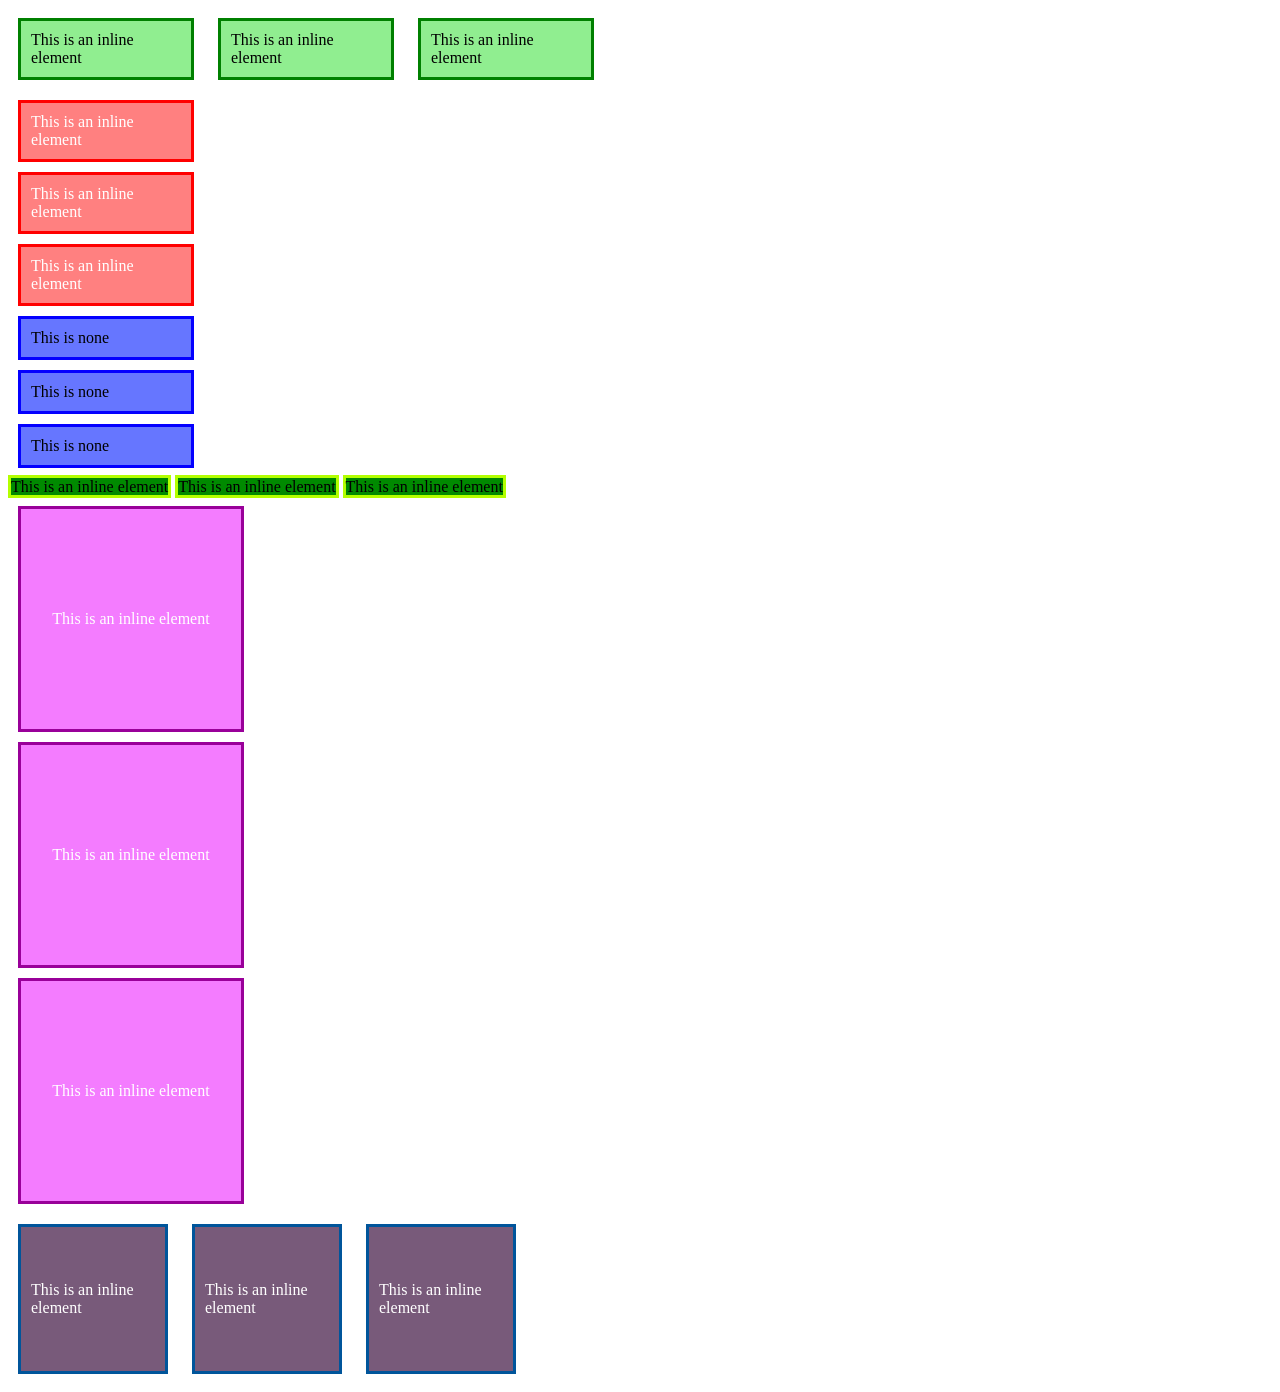
<file: index.html>
<!DOCTYPE html>
<html lang="en">
<head>
    <meta charset="UTF-8">
    <meta name="viewport" content="width=device-width, initial-scale=1.0">
    <title>Document</title>
    <link rel="stylesheet" href="./style.css">
</head>
<body>
    <div>
        <div class="inlineBlock">This is an inline element</div>
        <div class="inlineBlock">This is an inline element</div>
        <div class="inlineBlock">This is an inline element</div>
    </div>
    <div>
        <div class="block">This is an inline element</div>
        <div class="block">This is an inline element</div>
        <div class="block">This is an inline element</div>
    </div>
     <div>
        <div class="none">This is none</div>
        <div class="none">This is none</div>
        <div class="none">This is none</div>
    </div>
     <div>
        <div class="inline">This is an inline element</div>
        <div class="inline">This is an inline element</div>
        <div class="inline">This is an inline element</div>
    </div>
     <div>
        <div class="flex">This is an inline element</div>
        <div class="flex">This is an inline element</div>
        <div class="flex">This is an inline element</div>
    </div>
     <div>
        <div class="inlineflex">This is an inline element</div>
        <div class="inlineflex">This is an inline element</div>
        <div class="inlineflex">This is an inline element</div>
    </div>
    
    
</body>
</html>
</file>
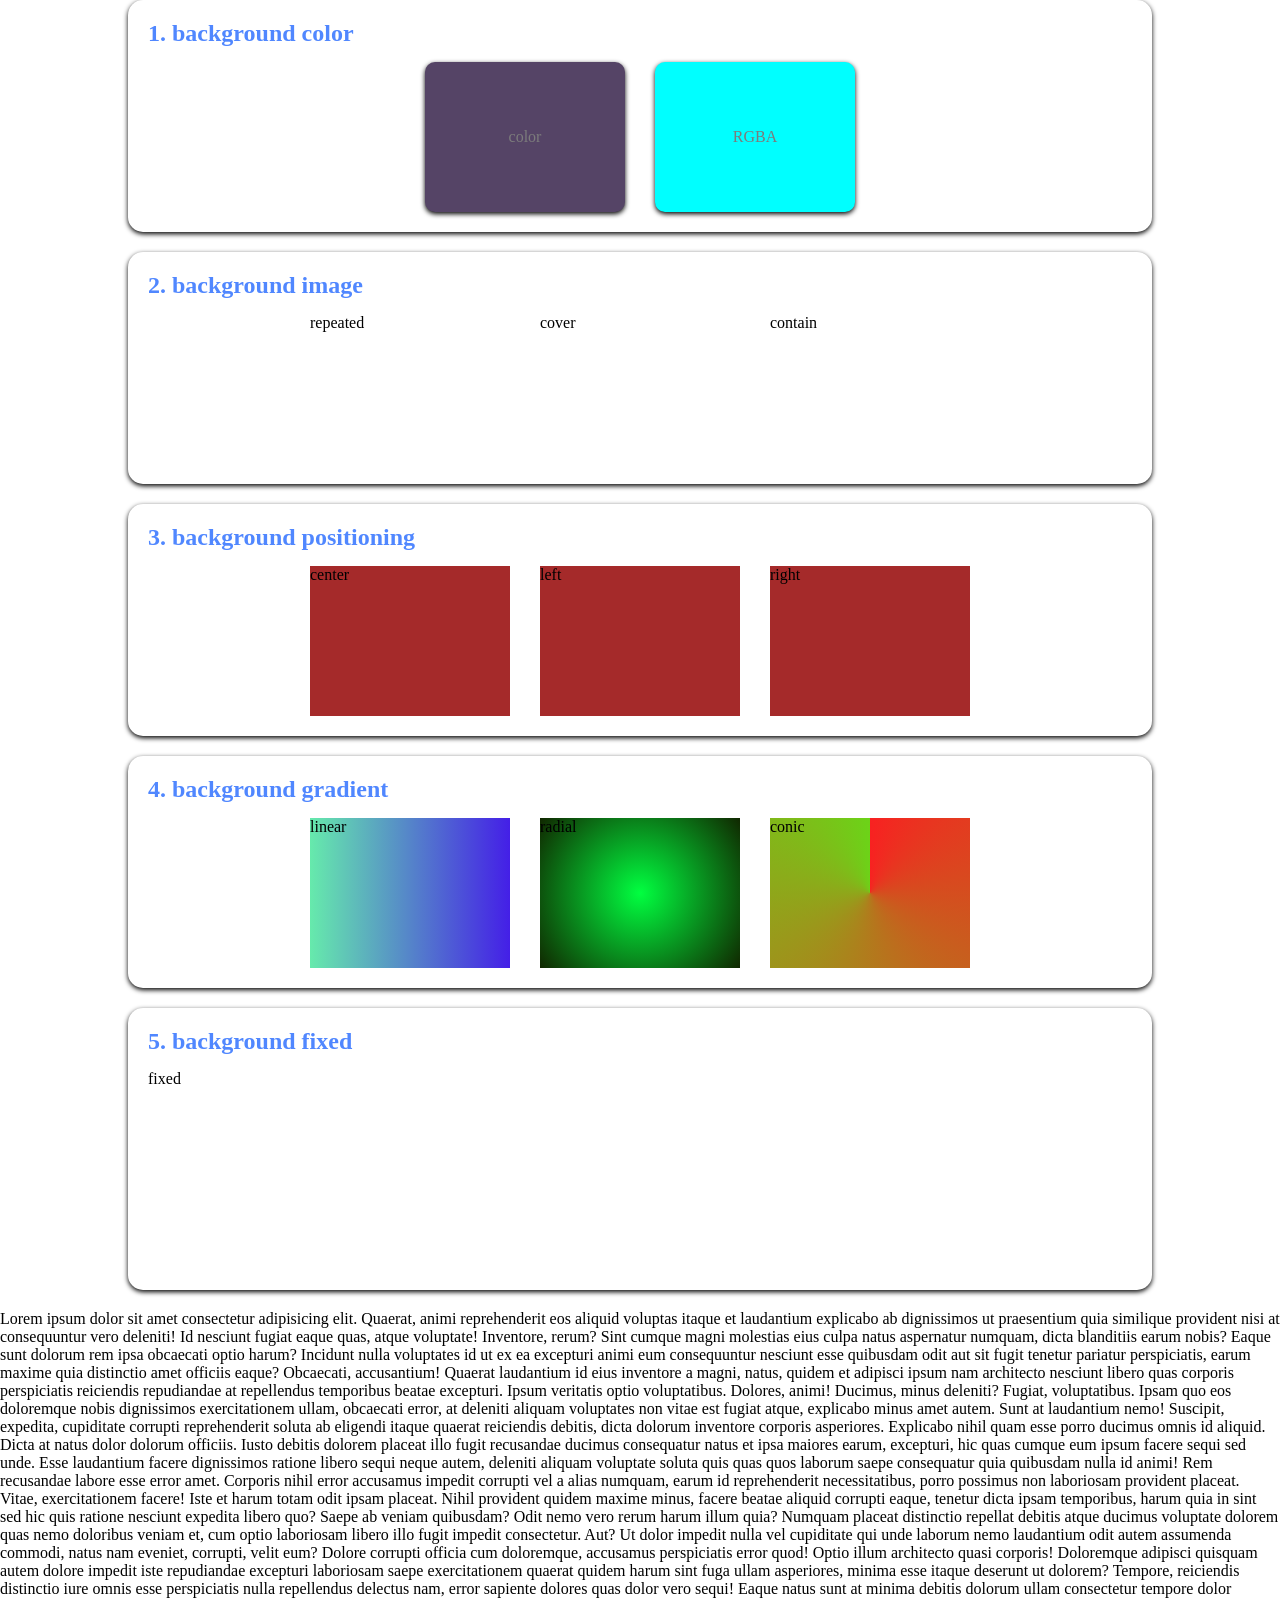
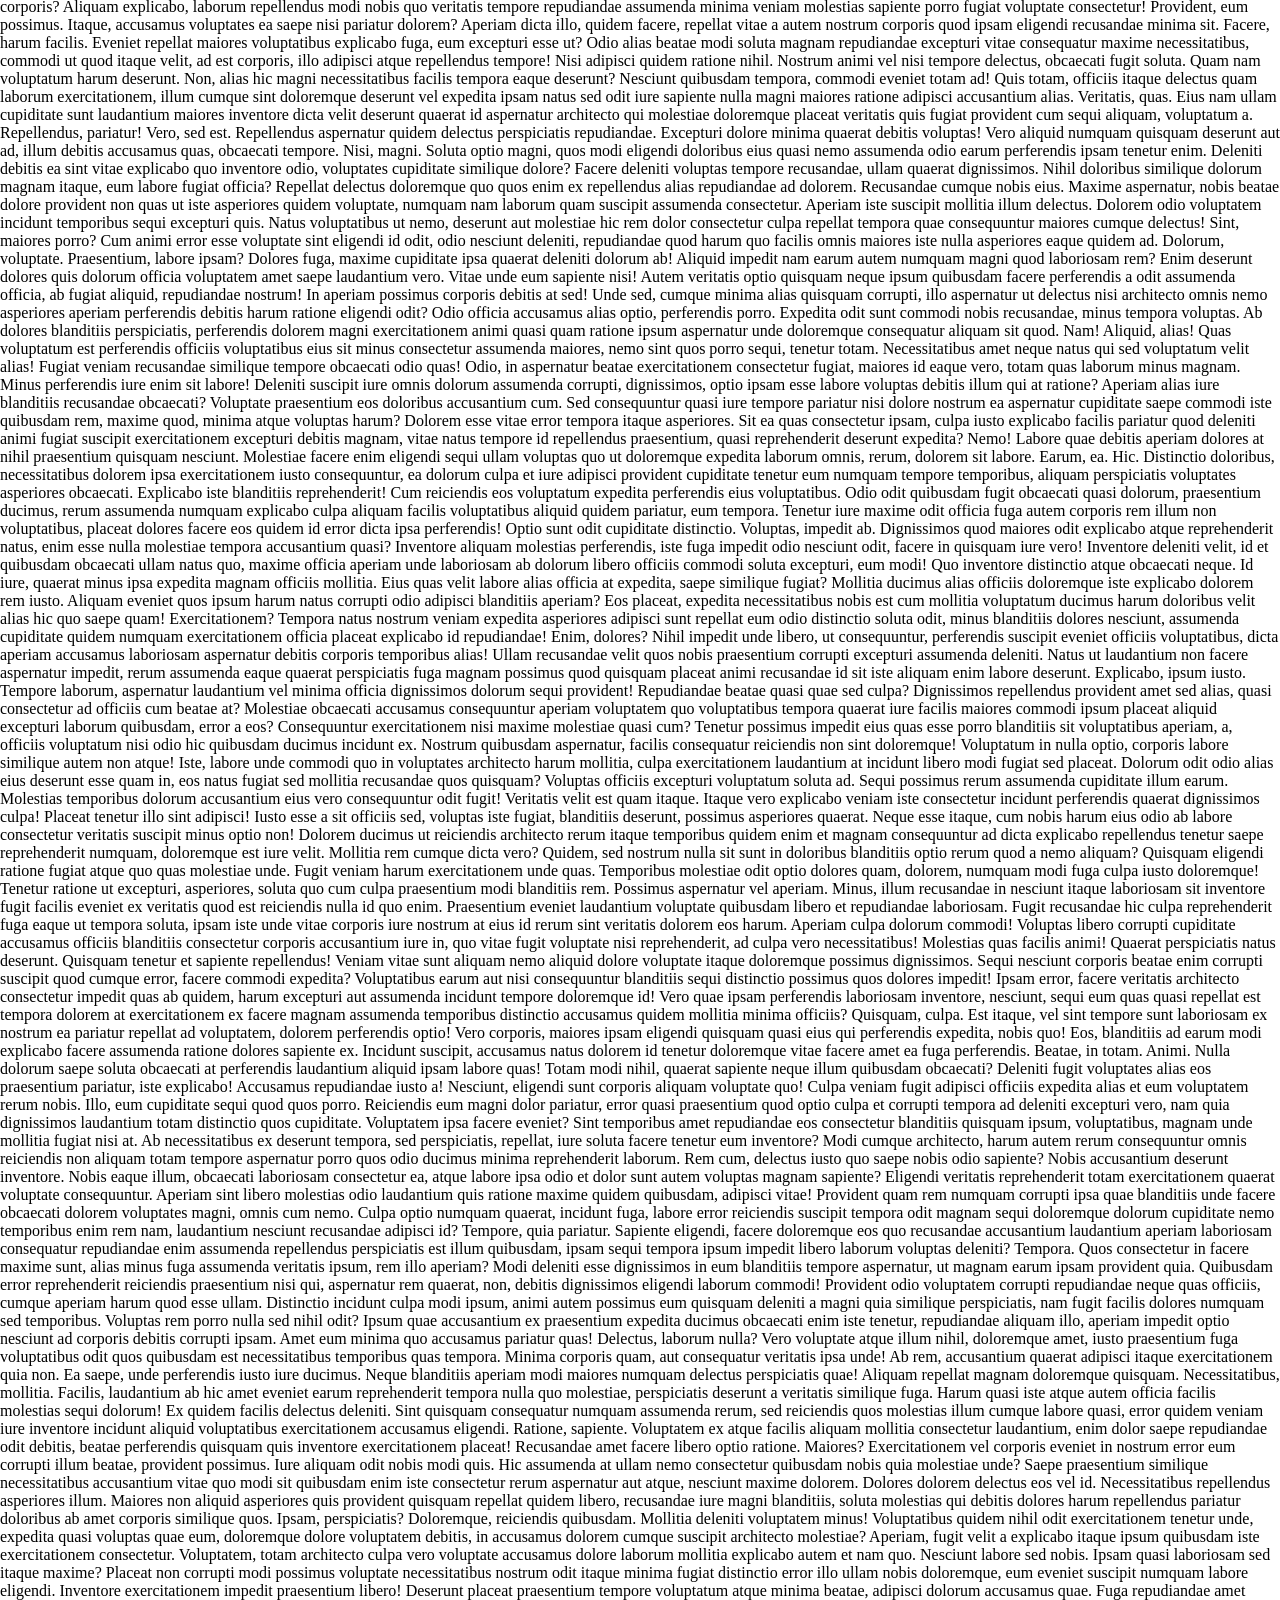
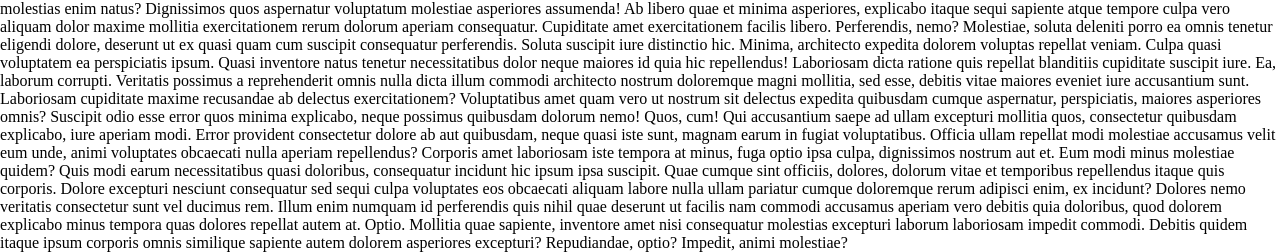
<file: bacground/index.html>
<!DOCTYPE html>
<html lang="en">
<head>
    <meta charset="UTF-8">
    <meta name="viewport" content="width=device-width, initial-scale=1.0">
    <title>background</title>
    <link rel="stylesheet" href="./style.css">
</head>
<body>
    <div class="container">

        <section class="bg-section">

            <h2 class="bg-section__title"> 1. background color </h2>

            <div class="example-row">

                <div class="example-box color">
                    color
                </div>

                <div class="example-box rgba">
                    RGBA
                </div>

            </div>


        </section>

         <section class="bg-section">

            

             <h2 class="bg-section__title">
                2. background image </h2>

            <div class="example-row">

              <div class="repeated">
                repeated
              </div>

              <div class="cover">
                 cover
              </div>

              <div class="contain">
                contain
              </div>

            
            </div>




        </section>

           </section>

         <section class="bg-section">

            

             <h2 class="bg-section__title">
                3. background positioning </h2>

            <div class="example-row">

              <div class="center">center</div>

              <div class="left">left</div>

              <div class="right">right</div>


              
            
            </div>




        </section>

        <section class="bg-section">

            

             <h2 class="bg-section__title">
                4. background gradient </h2>

            <div class="example-row">

             <div class="linear">linear</div>

             <div class="radial">radial</div>

             <div class="conic">conic</div>

            
            </div>


        </section>

         <section class="bg-section">

            

             <h2 class="bg-section__title">
                5. background fixed </h2>

            <div class="example-row">

             <div class="fixed">fixed</div>

            
            </div>


        </section>
    </div>

    <div class="lorem">Lorem ipsum dolor sit amet consectetur adipisicing elit. Quaerat, animi reprehenderit eos aliquid voluptas itaque et laudantium explicabo ab dignissimos ut praesentium quia similique provident nisi at consequuntur vero deleniti!
    Id nesciunt fugiat eaque quas, atque voluptate! Inventore, rerum? Sint cumque magni molestias eius culpa natus aspernatur numquam, dicta blanditiis earum nobis? Eaque sunt dolorum rem ipsa obcaecati optio harum?
    Incidunt nulla voluptates id ut ex ea excepturi animi eum consequuntur nesciunt esse quibusdam odit aut sit fugit tenetur pariatur perspiciatis, earum maxime quia distinctio amet officiis eaque? Obcaecati, accusantium!
    Quaerat laudantium id eius inventore a magni, natus, quidem et adipisci ipsum nam architecto nesciunt libero quas corporis perspiciatis reiciendis repudiandae at repellendus temporibus beatae excepturi. Ipsum veritatis optio voluptatibus.
    Dolores, animi! Ducimus, minus deleniti? Fugiat, voluptatibus. Ipsam quo eos doloremque nobis dignissimos exercitationem ullam, obcaecati error, at deleniti aliquam voluptates non vitae est fugiat atque, explicabo minus amet autem.
    Sunt at laudantium nemo! Suscipit, expedita, cupiditate corrupti reprehenderit soluta ab eligendi itaque quaerat reiciendis debitis, dicta dolorum inventore corporis asperiores. Explicabo nihil quam esse porro ducimus omnis id aliquid.
    Dicta at natus dolor dolorum officiis. Iusto debitis dolorem placeat illo fugit recusandae ducimus consequatur natus et ipsa maiores earum, excepturi, hic quas cumque eum ipsum facere sequi sed unde.
    Esse laudantium facere dignissimos ratione libero sequi neque autem, deleniti aliquam voluptate soluta quis quas quos laborum saepe consequatur quia quibusdam nulla id animi! Rem recusandae labore esse error amet.
    Corporis nihil error accusamus impedit corrupti vel a alias numquam, earum id reprehenderit necessitatibus, porro possimus non laboriosam provident placeat. Vitae, exercitationem facere! Iste et harum totam odit ipsam placeat.
    Nihil provident quidem maxime minus, facere beatae aliquid corrupti eaque, tenetur dicta ipsam temporibus, harum quia in sint sed hic quis ratione nesciunt expedita libero quo? Saepe ab veniam quibusdam?
    Odit nemo vero rerum harum illum quia? Numquam placeat distinctio repellat debitis atque ducimus voluptate dolorem quas nemo doloribus veniam et, cum optio laboriosam libero illo fugit impedit consectetur. Aut?
    Ut dolor impedit nulla vel cupiditate qui unde laborum nemo laudantium odit autem assumenda commodi, natus nam eveniet, corrupti, velit eum? Dolore corrupti officia cum doloremque, accusamus perspiciatis error quod!
    Optio illum architecto quasi corporis! Doloremque adipisci quisquam autem dolore impedit iste repudiandae excepturi laboriosam saepe exercitationem quaerat quidem harum sint fuga ullam asperiores, minima esse itaque deserunt ut dolorem?
    Tempore, reiciendis distinctio iure omnis esse perspiciatis nulla repellendus delectus nam, error sapiente dolores quas dolor vero sequi! Eaque natus sunt at minima debitis dolorum ullam consectetur tempore dolor corporis?
    Aliquam explicabo, laborum repellendus modi nobis quo veritatis tempore repudiandae assumenda minima veniam molestias sapiente porro fugiat voluptate consectetur! Provident, eum possimus. Itaque, accusamus voluptates ea saepe nisi pariatur dolorem?
    Aperiam dicta illo, quidem facere, repellat vitae a autem nostrum corporis quod ipsam eligendi recusandae minima sit. Facere, harum facilis. Eveniet repellat maiores voluptatibus explicabo fuga, eum excepturi esse ut?
    Odio alias beatae modi soluta magnam repudiandae excepturi vitae consequatur maxime necessitatibus, commodi ut quod itaque velit, ad est corporis, illo adipisci atque repellendus tempore! Nisi adipisci quidem ratione nihil.
    Nostrum animi vel nisi tempore delectus, obcaecati fugit soluta. Quam nam voluptatum harum deserunt. Non, alias hic magni necessitatibus facilis tempora eaque deserunt? Nesciunt quibusdam tempora, commodi eveniet totam ad!
    Quis totam, officiis itaque delectus quam laborum exercitationem, illum cumque sint doloremque deserunt vel expedita ipsam natus sed odit iure sapiente nulla magni maiores ratione adipisci accusantium alias. Veritatis, quas.
    Eius nam ullam cupiditate sunt laudantium maiores inventore dicta velit deserunt quaerat id aspernatur architecto qui molestiae doloremque placeat veritatis quis fugiat provident cum sequi aliquam, voluptatum a. Repellendus, pariatur!
    Vero, sed est. Repellendus aspernatur quidem delectus perspiciatis repudiandae. Excepturi dolore minima quaerat debitis voluptas! Vero aliquid numquam quisquam deserunt aut ad, illum debitis accusamus quas, obcaecati tempore. Nisi, magni.
    Soluta optio magni, quos modi eligendi doloribus eius quasi nemo assumenda odio earum perferendis ipsam tenetur enim. Deleniti debitis ea sint vitae explicabo quo inventore odio, voluptates cupiditate similique dolore?
    Facere deleniti voluptas tempore recusandae, ullam quaerat dignissimos. Nihil doloribus similique dolorum magnam itaque, eum labore fugiat officia? Repellat delectus doloremque quo quos enim ex repellendus alias repudiandae ad dolorem.
    Recusandae cumque nobis eius. Maxime aspernatur, nobis beatae dolore provident non quas ut iste asperiores quidem voluptate, numquam nam laborum quam suscipit assumenda consectetur. Aperiam iste suscipit mollitia illum delectus.
    Dolorem odio voluptatem incidunt temporibus sequi excepturi quis. Natus voluptatibus ut nemo, deserunt aut molestiae hic rem dolor consectetur culpa repellat tempora quae consequuntur maiores cumque delectus! Sint, maiores porro?
    Cum animi error esse voluptate sint eligendi id odit, odio nesciunt deleniti, repudiandae quod harum quo facilis omnis maiores iste nulla asperiores eaque quidem ad. Dolorum, voluptate. Praesentium, labore ipsam?
    Dolores fuga, maxime cupiditate ipsa quaerat deleniti dolorum ab! Aliquid impedit nam earum autem numquam magni quod laboriosam rem? Enim deserunt dolores quis dolorum officia voluptatem amet saepe laudantium vero.
    Vitae unde eum sapiente nisi! Autem veritatis optio quisquam neque ipsum quibusdam facere perferendis a odit assumenda officia, ab fugiat aliquid, repudiandae nostrum! In aperiam possimus corporis debitis at sed!
    Unde sed, cumque minima alias quisquam corrupti, illo aspernatur ut delectus nisi architecto omnis nemo asperiores aperiam perferendis debitis harum ratione eligendi odit? Odio officia accusamus alias optio, perferendis porro.
    Expedita odit sunt commodi nobis recusandae, minus tempora voluptas. Ab dolores blanditiis perspiciatis, perferendis dolorem magni exercitationem animi quasi quam ratione ipsum aspernatur unde doloremque consequatur aliquam sit quod. Nam!
    Aliquid, alias! Quas voluptatum est perferendis officiis voluptatibus eius sit minus consectetur assumenda maiores, nemo sint quos porro sequi, tenetur totam. Necessitatibus amet neque natus qui sed voluptatum velit alias!
    Fugiat veniam recusandae similique tempore obcaecati odio quas! Odio, in aspernatur beatae exercitationem consectetur fugiat, maiores id eaque vero, totam quas laborum minus magnam. Minus perferendis iure enim sit labore!
    Deleniti suscipit iure omnis dolorum assumenda corrupti, dignissimos, optio ipsam esse labore voluptas debitis illum qui at ratione? Aperiam alias iure blanditiis recusandae obcaecati? Voluptate praesentium eos doloribus accusantium cum.
    Sed consequuntur quasi iure tempore pariatur nisi dolore nostrum ea aspernatur cupiditate saepe commodi iste quibusdam rem, maxime quod, minima atque voluptas harum? Dolorem esse vitae error tempora itaque asperiores.
    Sit ea quas consectetur ipsam, culpa iusto explicabo facilis pariatur quod deleniti animi fugiat suscipit exercitationem excepturi debitis magnam, vitae natus tempore id repellendus praesentium, quasi reprehenderit deserunt expedita? Nemo!
    Labore quae debitis aperiam dolores at nihil praesentium quisquam nesciunt. Molestiae facere enim eligendi sequi ullam voluptas quo ut doloremque expedita laborum omnis, rerum, dolorem sit labore. Earum, ea. Hic.
    Distinctio doloribus, necessitatibus dolorem ipsa exercitationem iusto consequuntur, ea dolorum culpa et iure adipisci provident cupiditate tenetur eum numquam tempore temporibus, aliquam perspiciatis voluptates asperiores obcaecati. Explicabo iste blanditiis reprehenderit!
    Cum reiciendis eos voluptatum expedita perferendis eius voluptatibus. Odio odit quibusdam fugit obcaecati quasi dolorum, praesentium ducimus, rerum assumenda numquam explicabo culpa aliquam facilis voluptatibus aliquid quidem pariatur, eum tempora.
    Tenetur iure maxime odit officia fuga autem corporis rem illum non voluptatibus, placeat dolores facere eos quidem id error dicta ipsa perferendis! Optio sunt odit cupiditate distinctio. Voluptas, impedit ab.
    Dignissimos quod maiores odit explicabo atque reprehenderit natus, enim esse nulla molestiae tempora accusantium quasi? Inventore aliquam molestias perferendis, iste fuga impedit odio nesciunt odit, facere in quisquam iure vero!
    Inventore deleniti velit, id et quibusdam obcaecati ullam natus quo, maxime officia aperiam unde laboriosam ab dolorum libero officiis commodi soluta excepturi, eum modi! Quo inventore distinctio atque obcaecati neque.
    Id iure, quaerat minus ipsa expedita magnam officiis mollitia. Eius quas velit labore alias officia at expedita, saepe similique fugiat? Mollitia ducimus alias officiis doloremque iste explicabo dolorem rem iusto.
    Aliquam eveniet quos ipsum harum natus corrupti odio adipisci blanditiis aperiam? Eos placeat, expedita necessitatibus nobis est cum mollitia voluptatum ducimus harum doloribus velit alias hic quo saepe quam! Exercitationem?
    Tempora natus nostrum veniam expedita asperiores adipisci sunt repellat eum odio distinctio soluta odit, minus blanditiis dolores nesciunt, assumenda cupiditate quidem numquam exercitationem officia placeat explicabo id repudiandae! Enim, dolores?
    Nihil impedit unde libero, ut consequuntur, perferendis suscipit eveniet officiis voluptatibus, dicta aperiam accusamus laboriosam aspernatur debitis corporis temporibus alias! Ullam recusandae velit quos nobis praesentium corrupti excepturi assumenda deleniti.
    Natus ut laudantium non facere aspernatur impedit, rerum assumenda eaque quaerat perspiciatis fuga magnam possimus quod quisquam placeat animi recusandae id sit iste aliquam enim labore deserunt. Explicabo, ipsum iusto.
    Tempore laborum, aspernatur laudantium vel minima officia dignissimos dolorum sequi provident! Repudiandae beatae quasi quae sed culpa? Dignissimos repellendus provident amet sed alias, quasi consectetur ad officiis cum beatae at?
    Molestiae obcaecati accusamus consequuntur aperiam voluptatem quo voluptatibus tempora quaerat iure facilis maiores commodi ipsum placeat aliquid excepturi laborum quibusdam, error a eos? Consequuntur exercitationem nisi maxime molestiae quasi cum?
    Tenetur possimus impedit eius quas esse porro blanditiis sit voluptatibus aperiam, a, officiis voluptatum nisi odio hic quibusdam ducimus incidunt ex. Nostrum quibusdam aspernatur, facilis consequatur reiciendis non sint doloremque!
    Voluptatum in nulla optio, corporis labore similique autem non atque! Iste, labore unde commodi quo in voluptates architecto harum mollitia, culpa exercitationem laudantium at incidunt libero modi fugiat sed placeat.
    Dolorum odit odio alias eius deserunt esse quam in, eos natus fugiat sed mollitia recusandae quos quisquam? Voluptas officiis excepturi voluptatum soluta ad. Sequi possimus rerum assumenda cupiditate illum earum.
    Molestias temporibus dolorum accusantium eius vero consequuntur odit fugit! Veritatis velit est quam itaque. Itaque vero explicabo veniam iste consectetur incidunt perferendis quaerat dignissimos culpa! Placeat tenetur illo sint adipisci!
    Iusto esse a sit officiis sed, voluptas iste fugiat, blanditiis deserunt, possimus asperiores quaerat. Neque esse itaque, cum nobis harum eius odio ab labore consectetur veritatis suscipit minus optio non!
    Dolorem ducimus ut reiciendis architecto rerum itaque temporibus quidem enim et magnam consequuntur ad dicta explicabo repellendus tenetur saepe reprehenderit numquam, doloremque est iure velit. Mollitia rem cumque dicta vero?
    Quidem, sed nostrum nulla sit sunt in doloribus blanditiis optio rerum quod a nemo aliquam? Quisquam eligendi ratione fugiat atque quo quas molestiae unde. Fugit veniam harum exercitationem unde quas.
    Temporibus molestiae odit optio dolores quam, dolorem, numquam modi fuga culpa iusto doloremque! Tenetur ratione ut excepturi, asperiores, soluta quo cum culpa praesentium modi blanditiis rem. Possimus aspernatur vel aperiam.
    Minus, illum recusandae in nesciunt itaque laboriosam sit inventore fugit facilis eveniet ex veritatis quod est reiciendis nulla id quo enim. Praesentium eveniet laudantium voluptate quibusdam libero et repudiandae laboriosam.
    Fugit recusandae hic culpa reprehenderit fuga eaque ut tempora soluta, ipsam iste unde vitae corporis iure nostrum at eius id rerum sint veritatis dolorem eos harum. Aperiam culpa dolorum commodi!
    Voluptas libero corrupti cupiditate accusamus officiis blanditiis consectetur corporis accusantium iure in, quo vitae fugit voluptate nisi reprehenderit, ad culpa vero necessitatibus! Molestias quas facilis animi! Quaerat perspiciatis natus deserunt.
    Quisquam tenetur et sapiente repellendus! Veniam vitae sunt aliquam nemo aliquid dolore voluptate itaque doloremque possimus dignissimos. Sequi nesciunt corporis beatae enim corrupti suscipit quod cumque error, facere commodi expedita?
    Voluptatibus earum aut nisi consequuntur blanditiis sequi distinctio possimus quos dolores impedit! Ipsam error, facere veritatis architecto consectetur impedit quas ab quidem, harum excepturi aut assumenda incidunt tempore doloremque id!
    Vero quae ipsam perferendis laboriosam inventore, nesciunt, sequi eum quas quasi repellat est tempora dolorem at exercitationem ex facere magnam assumenda temporibus distinctio accusamus quidem mollitia minima officiis? Quisquam, culpa.
    Est itaque, vel sint tempore sunt laboriosam ex nostrum ea pariatur repellat ad voluptatem, dolorem perferendis optio! Vero corporis, maiores ipsam eligendi quisquam quasi eius qui perferendis expedita, nobis quo!
    Eos, blanditiis ad earum modi explicabo facere assumenda ratione dolores sapiente ex. Incidunt suscipit, accusamus natus dolorem id tenetur doloremque vitae facere amet ea fuga perferendis. Beatae, in totam. Animi.
    Nulla dolorum saepe soluta obcaecati at perferendis laudantium aliquid ipsam labore quas! Totam modi nihil, quaerat sapiente neque illum quibusdam obcaecati? Deleniti fugit voluptates alias eos praesentium pariatur, iste explicabo!
    Accusamus repudiandae iusto a! Nesciunt, eligendi sunt corporis aliquam voluptate quo! Culpa veniam fugit adipisci officiis expedita alias et eum voluptatem rerum nobis. Illo, eum cupiditate sequi quod quos porro.
    Reiciendis eum magni dolor pariatur, error quasi praesentium quod optio culpa et corrupti tempora ad deleniti excepturi vero, nam quia dignissimos laudantium totam distinctio quos cupiditate. Voluptatem ipsa facere eveniet?
    Sint temporibus amet repudiandae eos consectetur blanditiis quisquam ipsum, voluptatibus, magnam unde mollitia fugiat nisi at. Ab necessitatibus ex deserunt tempora, sed perspiciatis, repellat, iure soluta facere tenetur eum inventore?
    Modi cumque architecto, harum autem rerum consequuntur omnis reiciendis non aliquam totam tempore aspernatur porro quos odio ducimus minima reprehenderit laborum. Rem cum, delectus iusto quo saepe nobis odio sapiente?
    Nobis accusantium deserunt inventore. Nobis eaque illum, obcaecati laboriosam consectetur ea, atque labore ipsa odio et dolor sunt autem voluptas magnam sapiente? Eligendi veritatis reprehenderit totam exercitationem quaerat voluptate consequuntur.
    Aperiam sint libero molestias odio laudantium quis ratione maxime quidem quibusdam, adipisci vitae! Provident quam rem numquam corrupti ipsa quae blanditiis unde facere obcaecati dolorem voluptates magni, omnis cum nemo.
    Culpa optio numquam quaerat, incidunt fuga, labore error reiciendis suscipit tempora odit magnam sequi doloremque dolorum cupiditate nemo temporibus enim rem nam, laudantium nesciunt recusandae adipisci id? Tempore, quia pariatur.
    Sapiente eligendi, facere doloremque eos quo recusandae accusantium laudantium aperiam laboriosam consequatur repudiandae enim assumenda repellendus perspiciatis est illum quibusdam, ipsam sequi tempora ipsum impedit libero laborum voluptas deleniti? Tempora.
    Quos consectetur in facere maxime sunt, alias minus fuga assumenda veritatis ipsum, rem illo aperiam? Modi deleniti esse dignissimos in eum blanditiis tempore aspernatur, ut magnam earum ipsam provident quia.
    Quibusdam error reprehenderit reiciendis praesentium nisi qui, aspernatur rem quaerat, non, debitis dignissimos eligendi laborum commodi! Provident odio voluptatem corrupti repudiandae neque quas officiis, cumque aperiam harum quod esse ullam.
    Distinctio incidunt culpa modi ipsum, animi autem possimus eum quisquam deleniti a magni quia similique perspiciatis, nam fugit facilis dolores numquam sed temporibus. Voluptas rem porro nulla sed nihil odit?
    Ipsum quae accusantium ex praesentium expedita ducimus obcaecati enim iste tenetur, repudiandae aliquam illo, aperiam impedit optio nesciunt ad corporis debitis corrupti ipsam. Amet eum minima quo accusamus pariatur quas!
    Delectus, laborum nulla? Vero voluptate atque illum nihil, doloremque amet, iusto praesentium fuga voluptatibus odit quos quibusdam est necessitatibus temporibus quas tempora. Minima corporis quam, aut consequatur veritatis ipsa unde!
    Ab rem, accusantium quaerat adipisci itaque exercitationem quia non. Ea saepe, unde perferendis iusto iure ducimus. Neque blanditiis aperiam modi maiores numquam delectus perspiciatis quae! Aliquam repellat magnam doloremque quisquam.
    Necessitatibus, mollitia. Facilis, laudantium ab hic amet eveniet earum reprehenderit tempora nulla quo molestiae, perspiciatis deserunt a veritatis similique fuga. Harum quasi iste atque autem officia facilis molestias sequi dolorum!
    Ex quidem facilis delectus deleniti. Sint quisquam consequatur numquam assumenda rerum, sed reiciendis quos molestias illum cumque labore quasi, error quidem veniam iure inventore incidunt aliquid voluptatibus exercitationem accusamus eligendi.
    Ratione, sapiente. Voluptatem ex atque facilis aliquam mollitia consectetur laudantium, enim dolor saepe repudiandae odit debitis, beatae perferendis quisquam quis inventore exercitationem placeat! Recusandae amet facere libero optio ratione. Maiores?
    Exercitationem vel corporis eveniet in nostrum error eum corrupti illum beatae, provident possimus. Iure aliquam odit nobis modi quis. Hic assumenda at ullam nemo consectetur quibusdam nobis quia molestiae unde?
    Saepe praesentium similique necessitatibus accusantium vitae quo modi sit quibusdam enim iste consectetur rerum aspernatur aut atque, nesciunt maxime dolorem. Dolores dolorem delectus eos vel id. Necessitatibus repellendus asperiores illum.
    Maiores non aliquid asperiores quis provident quisquam repellat quidem libero, recusandae iure magni blanditiis, soluta molestias qui debitis dolores harum repellendus pariatur doloribus ab amet corporis similique quos. Ipsam, perspiciatis?
    Doloremque, reiciendis quibusdam. Mollitia deleniti voluptatem minus! Voluptatibus quidem nihil odit exercitationem tenetur unde, expedita quasi voluptas quae eum, doloremque dolore voluptatem debitis, in accusamus dolorem cumque suscipit architecto molestiae?
    Aperiam, fugit velit a explicabo itaque ipsum quibusdam iste exercitationem consectetur. Voluptatem, totam architecto culpa vero voluptate accusamus dolore laborum mollitia explicabo autem et nam quo. Nesciunt labore sed nobis.
    Ipsam quasi laboriosam sed itaque maxime? Placeat non corrupti modi possimus voluptate necessitatibus nostrum odit itaque minima fugiat distinctio error illo ullam nobis doloremque, eum eveniet suscipit numquam labore eligendi.
    Inventore exercitationem impedit praesentium libero! Deserunt placeat praesentium tempore voluptatum atque minima beatae, adipisci dolorum accusamus quae. Fuga repudiandae amet molestias enim natus? Dignissimos quos aspernatur voluptatum molestiae asperiores assumenda!
    Ab libero quae et minima asperiores, explicabo itaque sequi sapiente atque tempore culpa vero aliquam dolor maxime mollitia exercitationem rerum dolorum aperiam consequatur. Cupiditate amet exercitationem facilis libero. Perferendis, nemo?
    Molestiae, soluta deleniti porro ea omnis tenetur eligendi dolore, deserunt ut ex quasi quam cum suscipit consequatur perferendis. Soluta suscipit iure distinctio hic. Minima, architecto expedita dolorem voluptas repellat veniam.
    Culpa quasi voluptatem ea perspiciatis ipsum. Quasi inventore natus tenetur necessitatibus dolor neque maiores id quia hic repellendus! Laboriosam dicta ratione quis repellat blanditiis cupiditate suscipit iure. Ea, laborum corrupti.
    Veritatis possimus a reprehenderit omnis nulla dicta illum commodi architecto nostrum doloremque magni mollitia, sed esse, debitis vitae maiores eveniet iure accusantium sunt. Laboriosam cupiditate maxime recusandae ab delectus exercitationem?
    Voluptatibus amet quam vero ut nostrum sit delectus expedita quibusdam cumque aspernatur, perspiciatis, maiores asperiores omnis? Suscipit odio esse error quos minima explicabo, neque possimus quibusdam dolorum nemo! Quos, cum!
    Qui accusantium saepe ad ullam excepturi mollitia quos, consectetur quibusdam explicabo, iure aperiam modi. Error provident consectetur dolore ab aut quibusdam, neque quasi iste sunt, magnam earum in fugiat voluptatibus.
    Officia ullam repellat modi molestiae accusamus velit eum unde, animi voluptates obcaecati nulla aperiam repellendus? Corporis amet laboriosam iste tempora at minus, fuga optio ipsa culpa, dignissimos nostrum aut et.
    Eum modi minus molestiae quidem? Quis modi earum necessitatibus quasi doloribus, consequatur incidunt hic ipsum ipsa suscipit. Quae cumque sint officiis, dolores, dolorum vitae et temporibus repellendus itaque quis corporis.
    Dolore excepturi nesciunt consequatur sed sequi culpa voluptates eos obcaecati aliquam labore nulla ullam pariatur cumque doloremque rerum adipisci enim, ex incidunt? Dolores nemo veritatis consectetur sunt vel ducimus rem.
    Illum enim numquam id perferendis quis nihil quae deserunt ut facilis nam commodi accusamus aperiam vero debitis quia doloribus, quod dolorem explicabo minus tempora quas dolores repellat autem at. Optio.
    Mollitia quae sapiente, inventore amet nisi consequatur molestias excepturi laborum laboriosam impedit commodi. Debitis quidem itaque ipsum corporis omnis similique sapiente autem dolorem asperiores excepturi? Repudiandae, optio? Impedit, animi molestiae?</div>
    
</body>
</html>
</file>
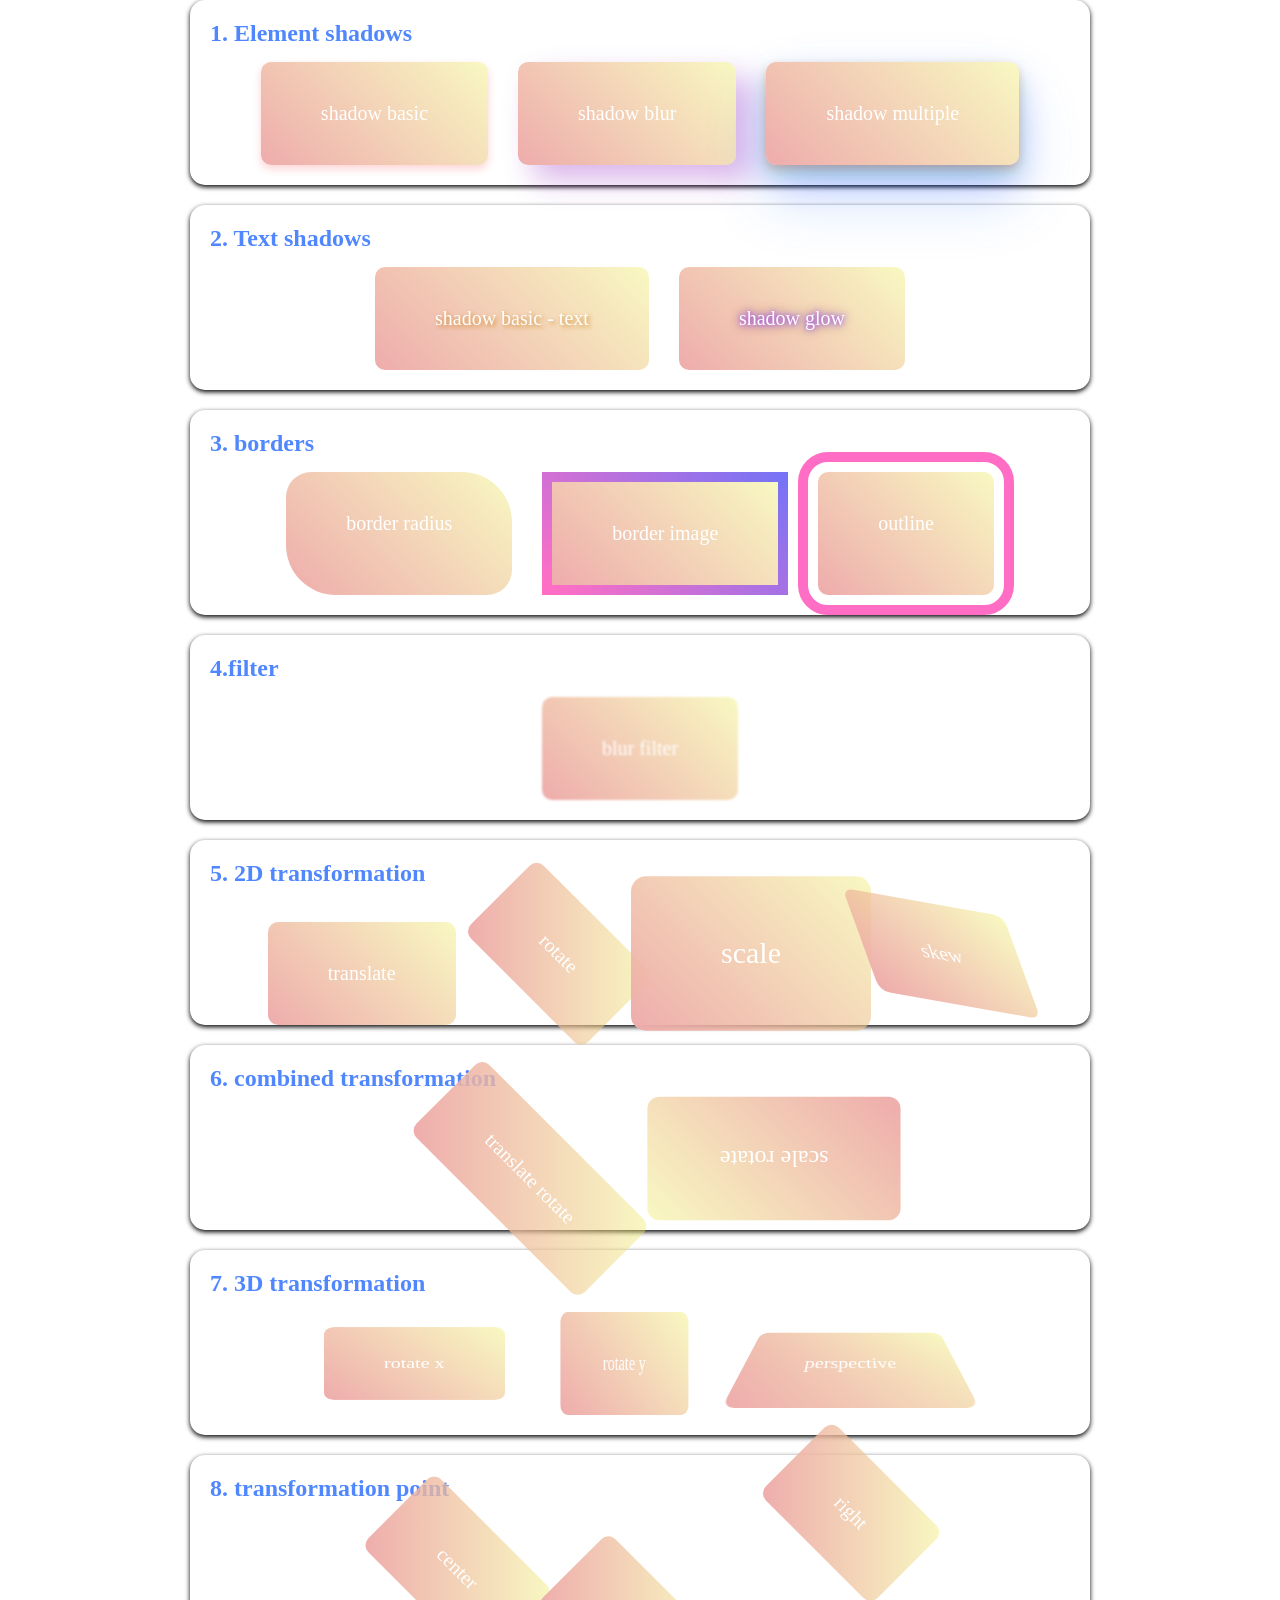
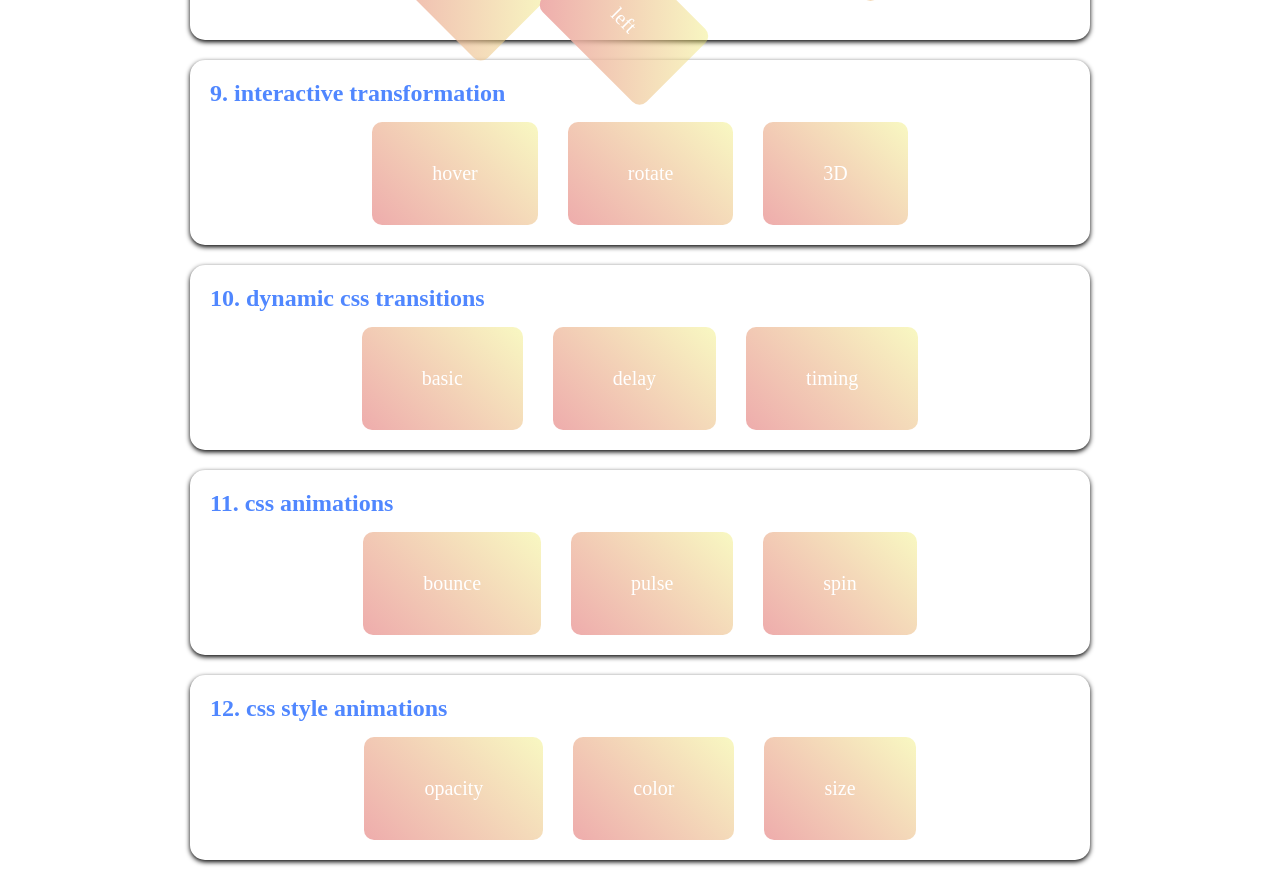
<file: decorativecss/index.html>
<!DOCTYPE html>
<html lang="en">
<head>
    <meta charset="UTF-8">
    <meta name="viewport" content="width=device-width, initial-scale=1.0">
    <title>Decorative CSS</title>
    <link rel="stylesheet" href="./style.css">
</head>
    <body>
        <div class="container">

            <section class="main-section">

             <h2 class="bg-section__title">1. Element shadows</h2>

                <div class="example-row">

                    <div class="example-box shadow-basic">

                        shadow basic

                    </div>

                    <div class="example-box shadow-blur">

                        shadow blur

                    </div>

                    <div class="example-box shadow-multiple">

                        shadow multiple

                    </div>


                </div>

            </section>



             <section class="main-section">

                <h2 class="bg-section__title">2. Text shadows</h2>

                <div class="example-row">

                    <div class="example-box shadow-basic-text">

                        shadow basic - text

                    </div>

                    <div class="example-box shadow-glow">

                        shadow glow

                    </div>

                </div>

            </section>



            <section class="main-section">

             <h2 class="bg-section__title">3. borders</h2>

                <div class="example-row">

                    <div class="example-box border-radius">

                        border radius

                    </div>

                    <div class="example-box border-image">

                        border image

                    </div>

                    <div class="example-box outline-effect">

                        outline

                    </div>

                </div>

            </section>

             <section class="main-section">

             <h2 class="bg-section__title">4.filter</h2>

                <div class="example-row">

                    <div class="example-box blur-filter">

                       blur filter

                    </div>


                </div>

            </section>


             <section class="main-section">

             <h2 class="bg-section__title">5. 2D transformation</h2>

                <div class="example-row">

                    <div class="example-box translate">

                        translate

                    </div>

                    <div class="example-box rotate">

                        rotate

                    </div>

                    <div class="example-box scale">

                        scale

                    </div>

                    <div class="example-box skew">

                        skew

                    </div>

                </div>

            </section>


             <section class="main-section">

             <h2 class="bg-section__title">6. combined transformation</h2>

                <div class="example-row">

                    <div class="example-box translate-rotate">

                         translate rotate

                    </div>

                    <div class="example-box scale-rotate">

                        scale rotate

                    </div>

                    
                </div>

            </section>

             <section class="main-section">

             <h2 class="bg-section__title">7. 3D transformation</h2>

                <div class="example-row">

                    <div class="example-box rotate-x">

                          rotate x

                    </div>

                    <div class="example-box rotate-y">

                        rotate y

                    </div>

                    <div class="example-box perspective-basic">

                        perspective

                    </div>


                    
                </div>

            </section>


            <section class="main-section">

             <h2 class="bg-section__title">8. transformation point</h2>

                <div class="example-row">

                    <div class="example-box point-center">

                          center

                    </div>

                    <div class="example-box point-left">

                        left

                    </div>

                    <div class="example-box point-right">

                        right

                    </div>


                    
                </div>

            </section>


             <section class="main-section">

             <h2 class="bg-section__title">9. interactive transformation</h2>

                <div class="example-row">

                    <div class="example-box hover-scale">

                          hover

                    </div>

                    <div class="example-box hover-rotate">

                        rotate

                    </div>

                    <div class="example-box hover-3D">

                        3D

                    </div>


                    
                </div>

            </section>


             <section class="main-section">

             <h2 class="bg-section__title">10. dynamic css transitions</h2>

                <div class="example-row">

                    <div class="example-box transition-basic">

                          basic

                    </div>

                    <div class="example-box transition-delay">

                        delay

                    </div>

                    <div class="example-box transition-timing">

                        timing

                    </div>


                    
                </div>

            </section>


            
             <section class="main-section">

             <h2 class="bg-section__title">11. css animations</h2>

                <div class="example-row">

                    <div class="example-box animation-bounce">

                          bounce

                    </div>

                    <div class="example-box animation-pulse">

                        pulse

                    </div>

                    <div class="example-box animation-spin">

                       spin

                    </div>


                    
                </div>

            </section>


               <section class="main-section">

             <h2 class="bg-section__title">12. css style animations</h2>

                <div class="example-row">

                    <div class="example-box opacity-transition">

                          opacity

                    </div>

                    <div class="example-box color-transition">

                        color

                    </div>

                    <div class="example-box size-transition">

                        size

                    </div>


                    
                </div>

            </section>





        </div>
    </body>
</html>
</file>
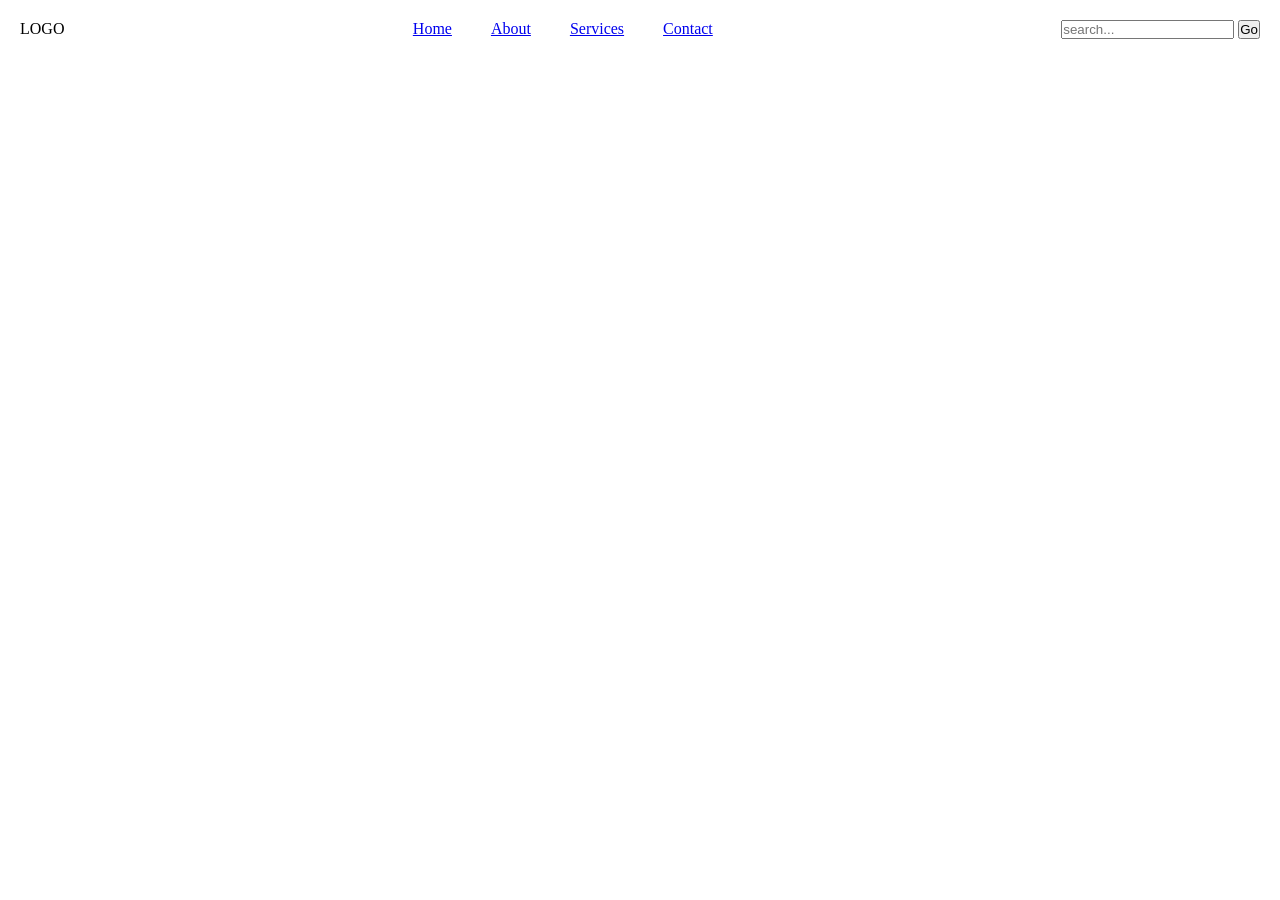
<file: flexbox/index.html>
<!DOCTYPE html>
<html lang="en">
<head>
    <meta charset="UTF-8">
    <meta name="viewport" content="width=device-width, initial-scale=1.0">
    <title>Document</title>
    <link rel="stylesheet" href="./style.css">
</head>
<body>
    <!-- <div class="parent">
        <div class="child child1">1</div>
        <div class="child child2">2</div>
        <div class="child child3">3</div>
        <div class="child child4">4</div>
        <div class="child child5">5</div>
        <div class="child child6">6</div>
    </div> -->
    <div class="nav_container">
        <div class="logo_container">LOGO</div>
        <div class="nav_items">
            <a href="#">Home</a>
            <a href="#">About</a>
            <a href="#">Services</a>
            <a href="#">Contact</a>
        </div>
        <div class="search_container">
            <input type="text" placeholder="search...">
            <button>Go</button>
        </div>

    </div>
</body>
</html>
</file>
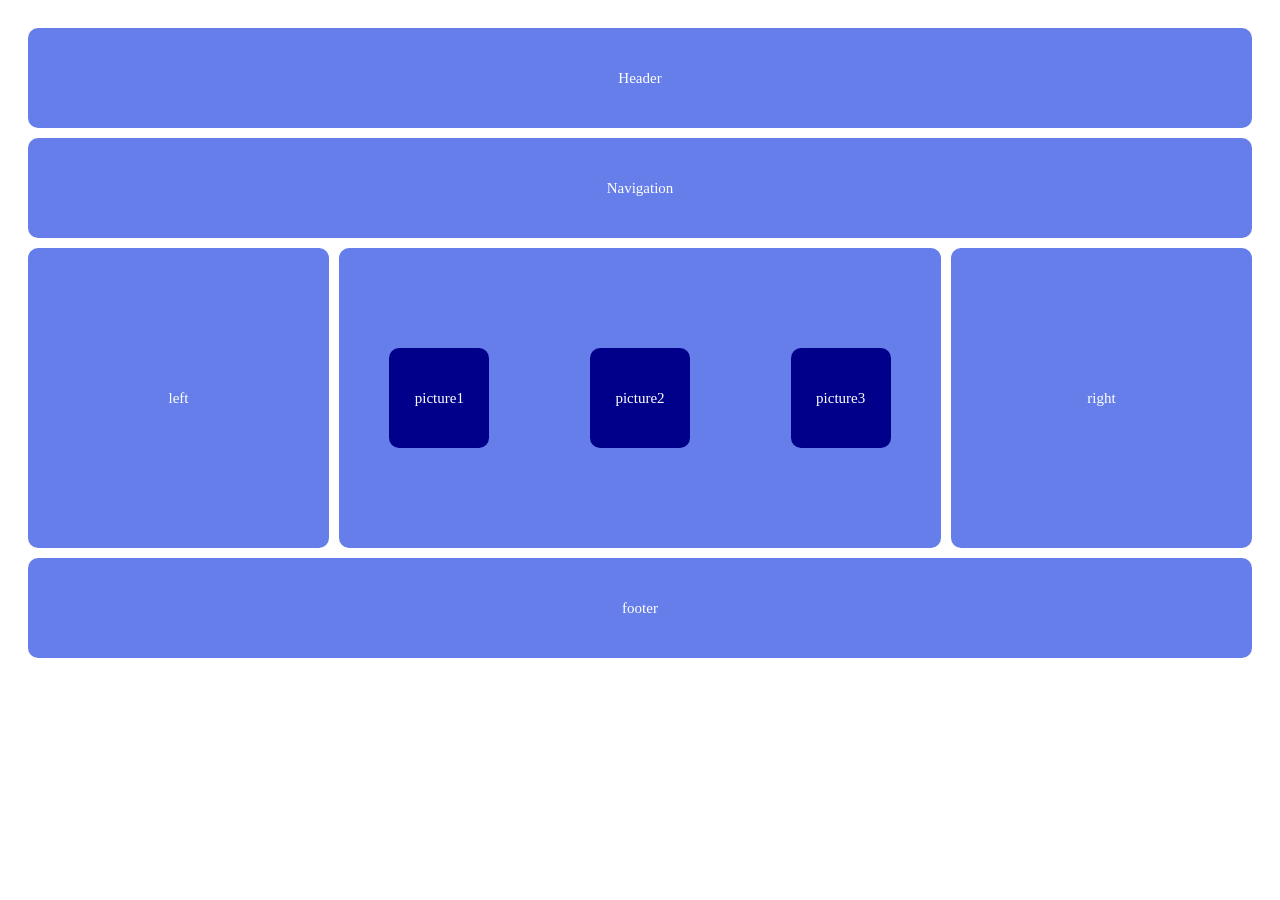
<file: grit/index.html>
<!DOCTYPE html>
<html lang="en">
<head>
    <meta charset="UTF-8">
    <meta name="viewport" content="width=device-width, initial-scale=1.0">
    <title>Document</title>
    <link rel="stylesheet" href="./style.css">
</head>
<body>
    <div class="main-container">
        <div class="section header"> Header</div>

        <div class="section navigation-menu">Navigation</div>

        <div class="section left">left</div>

        <div class="section main">
            <div class="picture">picture1</div>
            <div class="picture">picture2</div>
            <div class="picture">picture3</div>

        </div>

        <div class="section right">right</div>

        <div class="section footer">footer</div>

    </div>
</body>
</html>
</file>
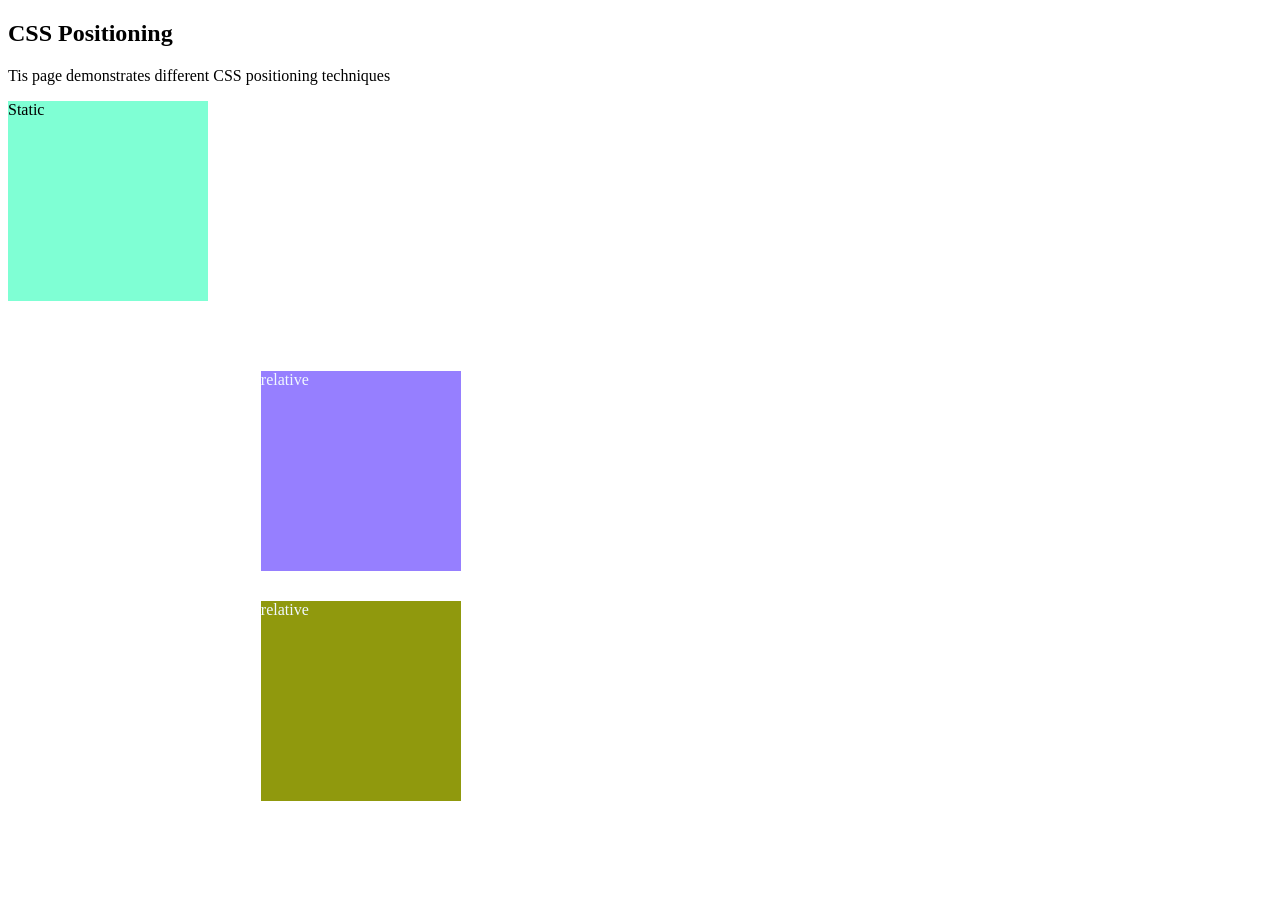
<file: positioning/index.html>
<!DOCTYPE html>
<html lang="en">
<head>
    <meta charset="UTF-8">
    <meta name="viewport" content="width=device-width, initial-scale=1.0">
    <link rel="stylesheet" href="./style.css">
    <title>CSS positining</title>
    
</head>
<body>

    <section>
        <h1>CSS Positioning</h1>
        <p>Tis page demonstrates different 
            CSS positioning  techniques</p>
        
        <div class="container">

            <div class="static__positioning">
                Static
            </div>

            <div class="relative__positioning">
                relative
            </div>

            <div class="relative__positioning2">
                relative
            </div>
        </div>
        


    </section>
    
</body>
</html>
</file>
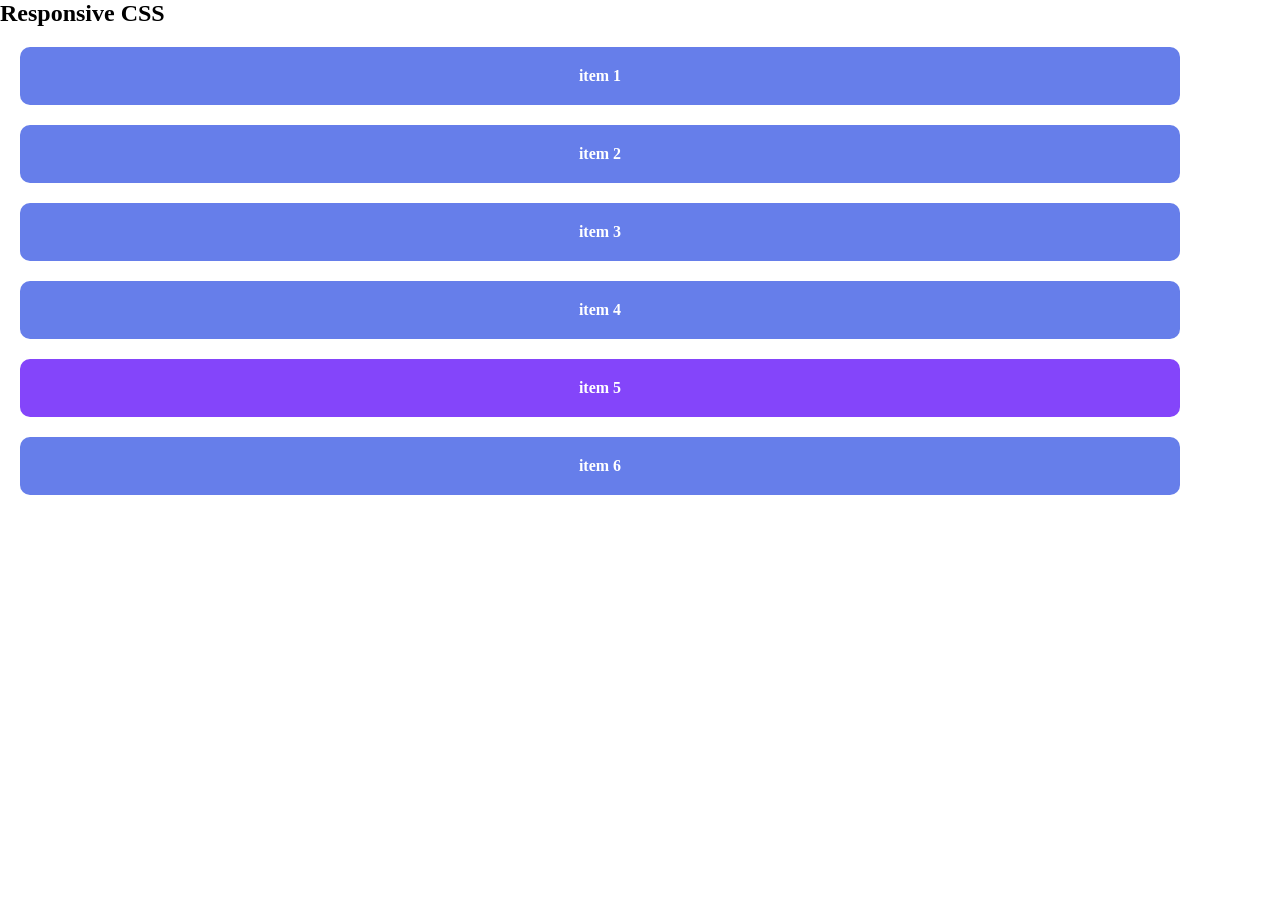
<file: ResponsiveCss/index.html>
<!DOCTYPE html>
<html lang="en">
<head>
    <meta charset="UTF-8">
    <meta name="viewport" content="width=device-width, initial-scale=1.0">
    <title>ResponsiveCss</title>
    <link rel="stylesheet" href="./style.css">
</head>
<body>
    <main class="page">
        <h2 class="page__title">Responsive CSS </h2>
        <div class="responsive">
            <div class="responsive__grid">
                <div class="responsive__item">item 1</div>
                <div class="responsive__item">item 2</div>
                <div class="responsive__item">item 3</div>
                <div class="responsive__item">item 4</div>
                <div class="responsive__item 
                responsive__item--current">item 5</div>
                <div class="responsive__item">item 6</div>
            </div>
        </div>
    </main>
</body>
</html>
</file>
<file: style.css>
.inlineBlock {
    display: inline-block;
    border: 3px solid green;
    background-color: lightgreen;
    width: 150px;
    padding: 10px;
    margin: 10px;

}
.block {
    display: block;
    border: 3px solid rgb(255, 0, 0);
    background-color: rgb(255, 128, 128);
    color: rgb(255, 255, 255);
    width: 150px;
    padding: 10px;
    margin: 10px ;

}
.none {
    /* display: none; */
    border: 3px solid rgb(4, 0, 255);
    background-color: rgb(102, 118, 255);
    width: 150px;
    padding: 10px;
    margin: 10px ;

}
.inline {
    display: inline;
    border: 3px solid rgb(179, 255, 0);
    background-color: rgb(0, 138, 0);
    
    /* padding: 30px;
    margin: 30px;   */
}
.flex {
    display: flex;
    border: 3px solid rgb(153, 0, 153);
    background-color: rgb(244, 124, 255);
    color: rgb(255, 255, 255);
    width: 200px;
    height: 200px;
    padding: 10px;
    margin: 10px;
    justify-content: center;
    align-items: center;
}

.inlineflex {
     display: inline-flex;
    border: 3px solid rgb(0, 85, 155);
    background-color: rgb(120, 90, 122);
    color: rgb(255, 255, 255);
    width: 150px;
    height: 150px;
     padding: 10px; 
     margin: 10px; 
    justify-content: center;
    align-items: center;
    box-sizing: border-box;
}
</file>
<file: bacground/style.css>
* {
    box-sizing: border-box;
    margin: 0;
    padding: 0;

}

.body {
    font-family: Arial, 
    Helvetica, sans-serif;
    background: #f4f4f4;
    padding: 20px;
}

.container {
    max-width: 80%;
    margin: 0 auto;
}

.bg-section {
    background-color: #fff;
    padding: 20px;
    margin-bottom: 20px;
    border-radius: 15px;
    box-shadow: 0 2px 5px #000000;

}

.bg-section__title {
    margin-bottom: 15px;
    color: #5087ff; 
}

.example-row {
    display: flex;
    justify-content: center; 
    gap: 30px;
    

}

.example-box {
    width: 200px;
    height: 150px;
    display: flex;
    justify-content: center;
    align-items: center;
    color:rgb(124, 124, 124) ;
    border-radius: 10px;
    box-shadow: 0 2px 5px  #000000;
}

.rgba {
    background-color: aqua;

}

.color {
    background-color: #546f;
}

.repeated {
   width: 200px;
    height: 150px;

    background-image: 
    url(" https://habsida-lms.s3.ap-northeast-2.amazonaws.com/webcore/logo.svg");
    background-repeat: repeat-x;
    background-position: center;
    background-size: 40px 40px;
}

.cover {
     width: 200px;
    height: 150px;

    background-image: 
    url(" https://habsida-lms.s3.ap-northeast-2.amazonaws.com/webcore/logo.svg");
    background-size: cover;
    background-repeat: no-repeat;
    background-position: center;


}

.contain {

     width: 200px;
    height: 150px;

    background-image: 
    url(" https://habsida-lms.s3.ap-northeast-2.amazonaws.com/webcore/logo.svg");
    background-size: contain;
    background-repeat: no-repeat;
    background-position: center;

}

.center {
   width: 200px;
    height: 150px;

    background-image: 
    url(" https://habsida-lms.s3.ap-northeast-2.amazonaws.com/webcore/logo.svg");
    background-repeat: no-repeat;
    background-size: 40px 40px;
    background-position: center;
    background-color: brown;
}

.left {
   width: 200px;
    height: 150px;

    background-image: 
    url(" https://habsida-lms.s3.ap-northeast-2.amazonaws.com/webcore/logo.svg");
    background-repeat: no-repeat;
    background-size: 40px 40px;
    background-position: left bottom;
    background-color: brown;
}

.right {
   width: 200px;
    height: 150px;

    background-image: 
    url(" https://habsida-lms.s3.ap-northeast-2.amazonaws.com/webcore/logo.svg");
    background-repeat: no-repeat;
    background-size: 40px 40px;
    background-position: right top;
    background-color: brown;
}

.linear {
    width: 200px;
    height: 150px;
    background: linear-gradient(to right, #66eaac, rgb(68, 31, 231)) ;
}

.radial {
    width: 200px;
    height: 150px;
    background: radial-gradient(circle, #01ff40, rgb(16, 39, 0)) ;
}

.conic {
    width: 200px;
    height: 150px;
    background: conic-gradient(#f82121, rgb(108, 211, 24)) ;
}

.fixed {
    width: 100%;
    height: 200px;
    background-image: 
    url(" https://habsida-lms.s3.ap-northeast-2.amazonaws.com/webcore/logo.svg");
    background-size: contain;
    background-repeat: no-repeat;
    background-position: center;
    background-attachment: fixed;

}
</file>
<file: decorativecss/style.css>
* {
    box-sizing: border-box;
    margin: 0;
    padding: 0;

}

.body {
    font-family: Arial, 
    Helvetica, sans-serif;
    background: #f4f4f4;
    padding: 20px;
}

.container {
    max-width: 900px;
    margin: 0 auto;
}

.main-section {
    background-color: #fff;
    padding: 20px;
    margin-bottom: 20px;
    border-radius: 15px;
    box-shadow: 0 2px 5px #000000;

}

.bg-section__title {
    margin-bottom: 15px;
    color: #5087ff; 
}

.example-row {
    display: flex;
    justify-content: center; 
    flex-wrap: wrap;
    gap: 30px;
    

}

.example-box {
    background: linear-gradient(45deg, #eeacac,#ee66) ;
    color:rgb(255, 255, 255);
    font-size: 20px;
    padding: 40px 60px;
    align-items: center;
    border-radius: 10px;
    
}

.shadow-basic {
    box-shadow: 0px 4px 8px
    rgba(245, 40, 40, 0.2);
}

.shadow-blur {
    box-shadow: 15px 15px 30px
    rgba(133, 5, 184, 0.3);
}

.shadow-multiple {
    box-shadow:
     0px 4px 8px rgba(255, 0, 0, 0.2),
     0px 8px 16px rgba(0, 243, 61, 0.2),
     0px 16px 32px rgba(17, 0, 255, 0.2),
     0px 32px 64px rgba(0, 100, 250, 0.2);
}

.shadow-basic-text {
    text-shadow: 2px 2px 4px rgba(202, 123, 19, 0.8);
}

.shadow-glow {
    text-shadow: 
    0 0 5px rgba(173, 32, 255, 0.8),
    0 0 10px rgba(0, 60, 255, 0.6),
    0 0 15px rgba(255, 0, 0, 0.4),
    0 0 20px rgba(0, 238, 255, 0.2);
}

.border-radius {
    border-radius: 25px 50px 25px 50px;
}

.border-image {
    border: 10px solid;
    border-image: linear-gradient(45deg, #ff6ec4, #7873f5) 1;
}

.outline-effect {
    outline: 10px solid #ff6ec4;
    outline-offset: 10px;
}

.blur-filter {
    filter: blur(1px);
}

.translate {
    transform: translate(10px, 20px);
}

.rotate {
    transform: rotate(45deg);
}

.scale {
    transform: scale(1.5);
}

.skew {
    transform: skew(20deg, 10deg);
}

.translate-rotate {
    transform: translate(10px, 20px) rotate(45deg);
}

.scale-rotate {
    transform: scale(1.2) rotate(180deg);
}

.rotate-x {
    transform: rotateX(45deg);
}

.rotate-y {
    transform: rotateY(45deg);
}

.perspective-basic {
    transform: perspective(200px) rotateX(45deg);
}

.point-center {
    transform-origin: center;
    transform: rotate(45deg);
}

.point-left {
    transform-origin: left;
    transform: rotate(45deg);
}

.point-right {
    transform-origin: right;
    transform: rotate(45deg);
}

.hover-scale:hover {
    transition: transform 0.3s ease-in-out;
    transform: scale(1.2);

}

.hover-rotate:hover {
    transition: transform 1s ease-in;
    transform: rotate(180deg);

}


.hover-3D:hover {
    transition: transform 1s ease-out;
    transform: perspective(100px) rotateX(50deg);

}


.transition-basic {
    transition: all 1s ease;
}

.transition-basic:hover {
    background: linear-gradient(45deg, #c6f216, #1fd3c3);
    transform: scale(1.2);

}

.transition-delay {
    transition: all 1s ease-in 0.5s;
}

.transition-delay:hover {
    background: linear-gradient(45deg, #c6f216, #1fd3c3);
    transform: translateY(-10px);
}

.transition-timing {
    transition: all 1s ease-in-out;

}

.transition-timing:hover {
    background: linear-gradient(45deg, #c6f216, #1fd3c3);
    transform: rotate(360deg) scale(1.3);
}

.animation-bounce {
    animation: bounce 1s infinite;
 }

 @keyframes bounce {
    0%{
        transform: translateY(0);
    }

     50%{
        transform: translateY(-10px);
    }

     100%{
        transform: translateY(0);
    }
 }

 .animation-pulse {
    animation: pulse 1s infinite;
 }

 @keyframes pulse {
    0%, 100% {
        transform:scale(1);
    }

     50%{
        transform: scale(1.2);
    }

 }

 .animation-spin {
    animation: spin 2s linear infinite;
 }

 @keyframes spin {
    0% {
        transform: rotate(0deg);
    }

     100%{
        transform: rotate(360deg);
    }

 }

.opacity-transition {
    transition: opacity 1s transform ease-in-out;
}

.opacity-transition:hover {
    opacity: 0.5;
    transform: translateY(-10px);
}

.color-transition {
     transition: color 1s ease;

}

.color-transition:hover {
    color: brown;
}


.size-transition {
     transition: font-size 1s ease;
}

.size-transition:hover {
    font-size: 50px;
}
</file>
<file: flexbox/style.css>
/* .parent {
    display: flex;
    flex-direction: row;
    background-color: blueviolet;
    justify-self: flex-start;
    flex-wrap: wrap;
    max-width: 500px;
}
.child {
    display:flex;
    justify-content:center ;
    align-items: center;
    min-width: 500px;
    height: 100px;
    text-align: center;
    border: 3px solid white;
} */
 * {
    margin: 0;
    padding: 0;
    box-sizing: border-box;
 }
 .nav_container{
    display: flex;
    justify-content: space-between;
    margin: 20px;
 }
 .nav_items{
    display: flex;
    justify-content: space-between;
    width: 300px;
 }
</file>
<file: grit/style.css>
.main-container {
    display: grid;
    grid-template-columns: 1fr 2fr 1fr;
    grid-template-rows: 100px 100px 300px 100px;
    gap: 10px;
    padding: 20px;
}
.section {
    background-color: #667eea;
    color: white;
    display: flex;
    justify-content: center;
    align-items: center;
    font-size: 15px;
    border-radius: 10px;

}
.header {
    grid-column: 1/4;
}
.navigation-menu {
    grid-column: 1/4;
}

.left {
    grid-column: 1/2;
}
.right {
    grid-column: 3/4;
}
.main {
    grid-column: 2/3;
}
.footer {
    grid-column: 1/4; 
}
.main {
    display: flex;
    justify-content:space-around;
    align-items: center;
}
.picture {
    background-color: darkblue;
    width: 100px;
    height: 100px;
    display: flex;
    justify-content: center;
    align-items: center;
    border-radius: 10px;
}
</file>
<file: positioning/style.css>
.static__positioning {
    width: 200px;
    height: 200px;
    background-color: aquamarine;
    position: static;
    margin-bottom: 50px;
}

.relative__positioning {
    width: 200px;
    height: 200px;
    background-color: rgb(150, 127, 255);
    color: aliceblue;
    position: relative;
    
    left: 20%;
    top: 20px;
    margin-bottom: 50px;
}

.relative__positioning2 {
    width: 200px;
    height: 200px;
    background-color: rgb(144, 153, 13);
    color: aliceblue;
    position: relative;
    
    left: 20%;
    top: -120%;
    margin-bottom: 50px;
}
</file>
<file: ResponsiveCss/style.css>
* {
    box-sizing: border-box;
    margin: 0;
    padding: 0;
}

.body {
    font-family: Arial, Helvetica, sans-serif;
    line-height: 1.6;
}

.page {
    max-width: 1200px;
}

.page_title {
    color: #02c493;
    margin-bottom: 20px;
     margin: 20px;
}

.responsive__grid {
    display: grid;
    grid-template-columns: 1fr;
    gap: 20px;
    margin: 20px;
    
}

.responsive__item{
    text-align: center;
    background-color: #667eea;
    color: white;
    padding: 20px;
    border-radius: 10px;
    font-weight: bold;

}

.responsive__item--current{
    background-color: rgb(132, 69, 250);
}

@media(max-width: 600px) {
    .responsive__grid {
        grid-template-columns: 1fr;
    }
}

@media(min-width: 601px) and 
(max-width: 800px){
    .responsive__grid{
        grid-template-columns: 
        repeat(2, 1fr);
        
    }
}

@media(min-width: 801px) and 
(max-width: 1000px){
    .grid-box{
        grid-template-columns: 
        repeat(3, 1fr);
        
    }
}
</file>
